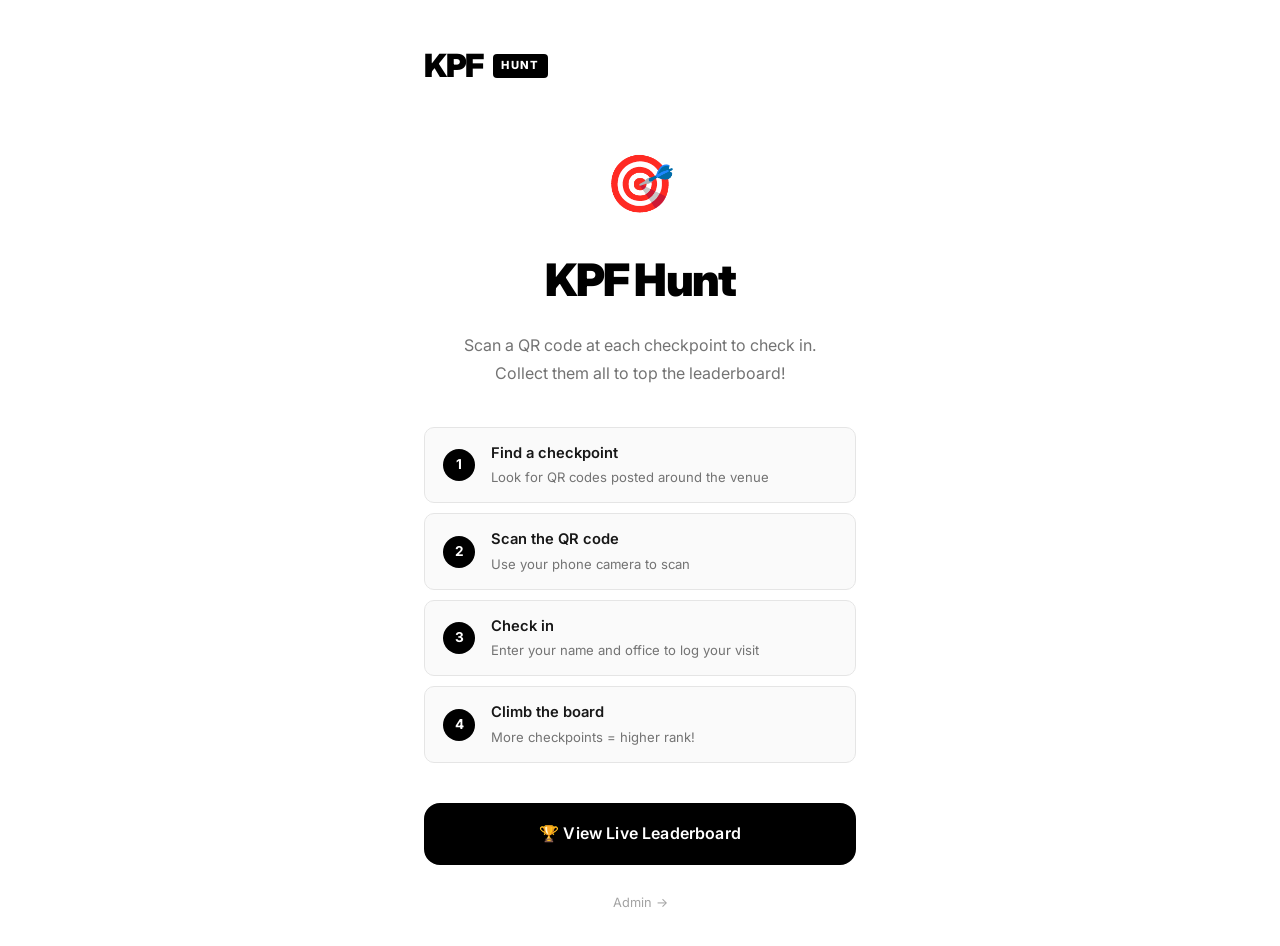
<file: index.html>
<!DOCTYPE html>
<html lang="en">
<head>
  <meta charset="UTF-8" />
  <meta name="viewport" content="width=device-width, initial-scale=1.0" />
  <title>KPF Hunt 🎯</title>
  <link rel="preconnect" href="https://fonts.googleapis.com" />
  <link rel="preconnect" href="https://fonts.gstatic.com" crossorigin />
  <link href="https://fonts.googleapis.com/css2?family=Inter:wght@300;400;500;600;700;800&display=swap" rel="stylesheet" />
  <link rel="stylesheet" href="css/style.css" />
</head>
<body class="index-page">

  <div class="index-container">

    <header class="index-header">
      <div class="kpf-wordmark">KPF</div>
      <div class="hunt-badge">HUNT</div>
    </header>

    <main class="index-main">
      <div class="hero-icon">🎯</div>
      <h1 class="hero-title">KPF Hunt</h1>
      <p class="hero-subtitle">Scan a QR code at each checkpoint to check in.<br>Collect them all to top the leaderboard!</p>

      <div class="how-it-works">
        <div class="step-card">
          <span class="step-num">1</span>
          <div class="step-text">
            <strong>Find a checkpoint</strong>
            <span>Look for QR codes posted around the venue</span>
          </div>
        </div>
        <div class="step-card">
          <span class="step-num">2</span>
          <div class="step-text">
            <strong>Scan the QR code</strong>
            <span>Use your phone camera to scan</span>
          </div>
        </div>
        <div class="step-card">
          <span class="step-num">3</span>
          <div class="step-text">
            <strong>Check in</strong>
            <span>Enter your name and office to log your visit</span>
          </div>
        </div>
        <div class="step-card">
          <span class="step-num">4</span>
          <div class="step-text">
            <strong>Climb the board</strong>
            <span>More checkpoints = higher rank!</span>
          </div>
        </div>
      </div>

      <a href="leaderboard.html" class="btn-primary index-lb-btn">
        🏆 View Live Leaderboard
      </a>
    </main>

    <footer class="index-footer">
      <a href="admin.html" class="admin-link">Admin →</a>
    </footer>

  </div>

</body>
</html>
</file>
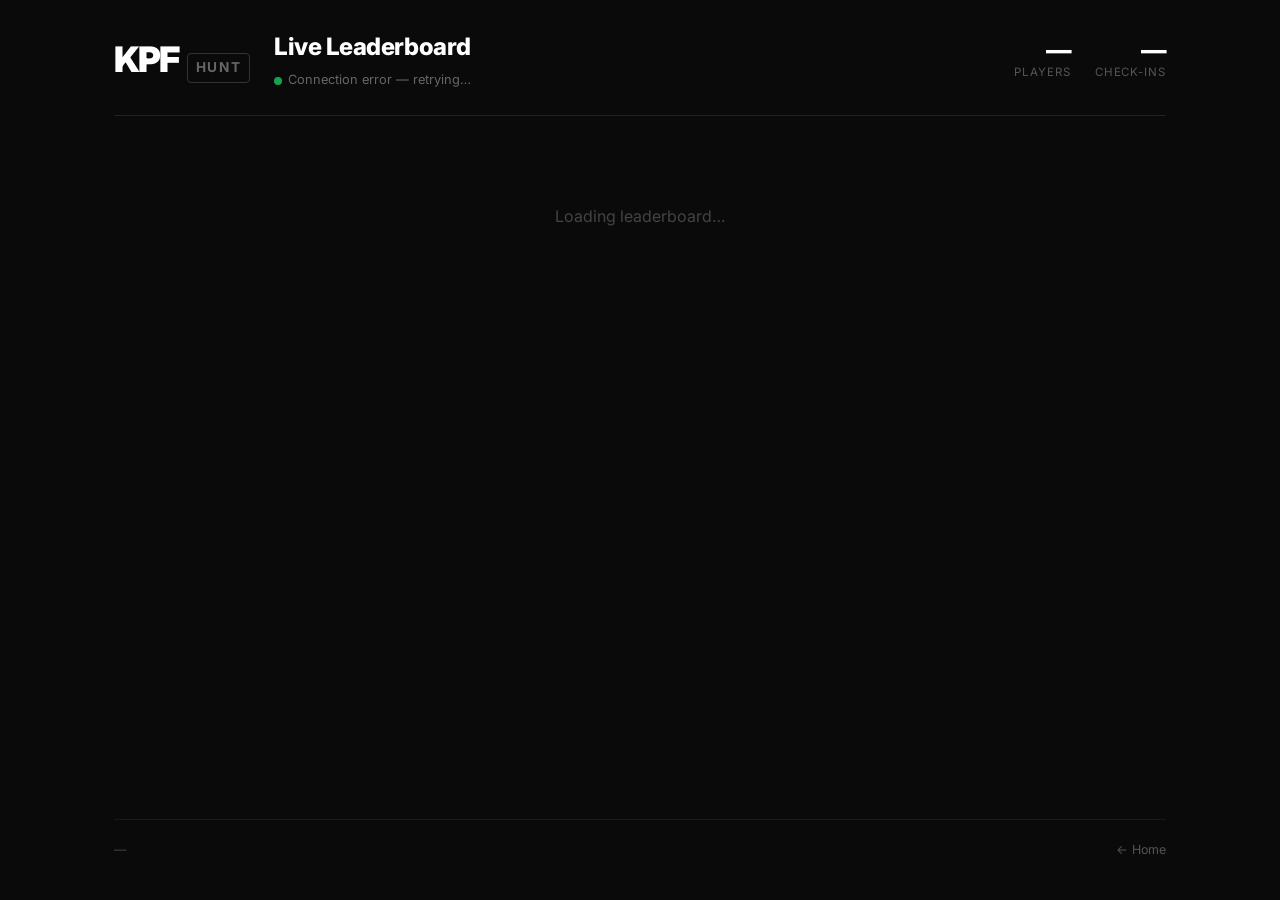
<file: leaderboard.html>
<!DOCTYPE html>
<html lang="en">
<head>
  <meta charset="UTF-8" />
  <meta name="viewport" content="width=device-width, initial-scale=1.0" />
  <title>KPF Hunt — Live Leaderboard</title>
  <link rel="preconnect" href="https://fonts.googleapis.com" />
  <link rel="preconnect" href="https://fonts.gstatic.com" crossorigin />
  <link href="https://fonts.googleapis.com/css2?family=Inter:wght@300;400;500;600;700;800;900&display=swap" rel="stylesheet" />
  <link rel="stylesheet" href="css/style.css" />
</head>
<body class="lb-page">

  <div class="lb-wrap">

    <header class="lb-header">
      <div class="lb-logo">
        <span class="lb-kpf">KPF</span>
        <span class="lb-hunt">Hunt</span>
      </div>
      <div class="lb-title-block">
        <h1 class="lb-title">Live Leaderboard</h1>
        <div class="lb-live-row">
          <span class="lb-live-dot"></span>
          <span class="lb-live-text" id="lbLiveText">Updating…</span>
        </div>
      </div>
      <div class="lb-meta">
        <div class="lb-meta-item">
          <span class="lb-meta-val" id="lbTotalPlayers">—</span>
          <span class="lb-meta-label">Players</span>
        </div>
        <div class="lb-meta-item">
          <span class="lb-meta-val" id="lbTotalCheckins">—</span>
          <span class="lb-meta-label">Check-ins</span>
        </div>
      </div>
    </header>

    <div class="lb-body" id="lbBody">
      <div class="lb-loading">Loading leaderboard…</div>
    </div>

    <footer class="lb-footer">
      <span id="lbLastUpdated">—</span>
      <a href="index.html" class="lb-home-link">← Home</a>
    </footer>

  </div>

  <script src="js/leaderboard.js"></script>
</body>
</html>
</file>
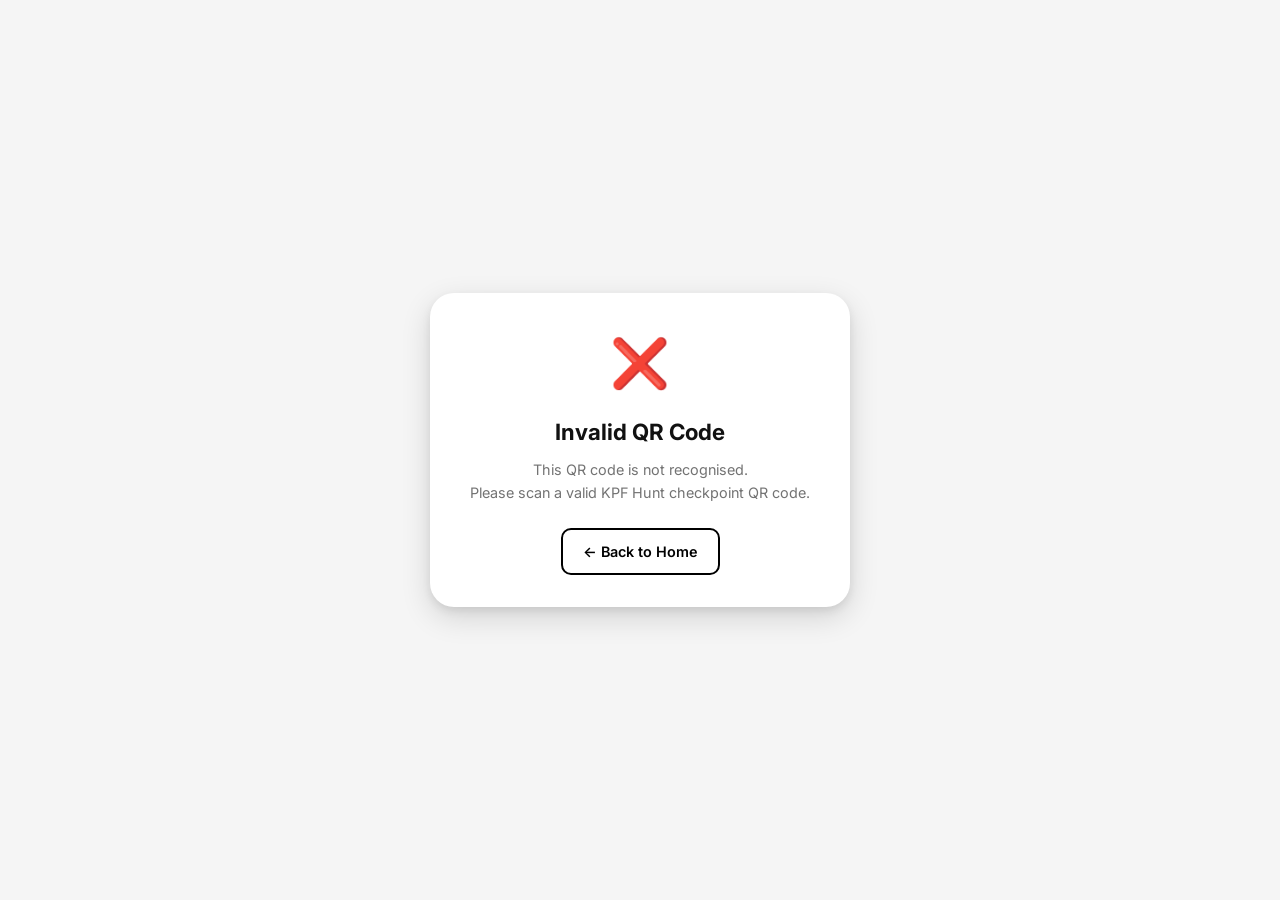
<file: scan.html>
<!DOCTYPE html>
<html lang="en">
<head>
  <meta charset="UTF-8" />
  <meta name="viewport" content="width=device-width, initial-scale=1.0" />
  <title>KPF Hunt — Check In</title>
  <link rel="preconnect" href="https://fonts.googleapis.com" />
  <link rel="preconnect" href="https://fonts.gstatic.com" crossorigin />
  <link href="https://fonts.googleapis.com/css2?family=Inter:wght@300;400;500;600;700;800&display=swap" rel="stylesheet" />
  <link rel="stylesheet" href="css/style.css" />
</head>
<body class="scan-page">

  <div class="scan-container" id="scanContainer">

    <!-- Invalid QR state -->
    <div class="scan-card invalid-card" id="invalidCard" style="display:none;">
      <div class="invalid-icon">❌</div>
      <h2>Invalid QR Code</h2>
      <p>This QR code is not recognised.<br>Please scan a valid KPF Hunt checkpoint QR code.</p>
      <a href="index.html" class="btn-secondary">← Back to Home</a>
    </div>

    <!-- Check-in form -->
    <div class="scan-card form-card" id="formCard" style="display:none;">
      <div class="scan-header">
        <span class="kpf-logo-sm">KPF Hunt</span>
      </div>

      <div class="checkpoint-badge" id="checkpointBadge">
        <span class="cp-pin">📍</span>
        <span class="cp-label" id="cpLabel">Checkpoint —</span>
      </div>

      <form id="checkinForm" novalidate>

        <div class="form-group">
          <label for="nameInput" class="form-label">Your Name</label>
          <input
            type="text"
            id="nameInput"
            class="form-input"
            placeholder="Enter your full name"
            autocomplete="name"
            autocorrect="off"
            spellcheck="false"
            required
          />
        </div>

        <div class="form-group">
          <label for="officeSelect" class="form-label">Your Office</label>
          <select id="officeSelect" class="form-input form-select" required>
            <option value="" disabled selected>Select your office</option>
            <option value="London">London</option>
            <option value="New York">New York</option>
          </select>
        </div>

        <!-- Duplicate warning -->
        <div class="alert-warning" id="dupWarning" style="display:none;">
          ⚠️ You've already checked in at this checkpoint!
        </div>

        <!-- Error message -->
        <div class="alert-error" id="errorMsg" style="display:none;">
          ❌ Check-in failed. Please try again.
        </div>

        <button type="submit" class="btn-primary btn-submit" id="submitBtn">
          <span class="btn-text">Check In ✓</span>
          <span class="btn-spinner" style="display:none;">
            <svg class="spinner-svg" viewBox="0 0 24 24" fill="none">
              <circle cx="12" cy="12" r="10" stroke="currentColor" stroke-width="3" stroke-dasharray="31.4" stroke-dashoffset="10" />
            </svg>
          </span>
        </button>

      </form>
    </div>

    <!-- Success card -->
    <div class="scan-card success-card" id="successCard" style="display:none;">
      <div class="success-check" id="successCheck">✓</div>
      <h2 class="success-title" id="successTitle">Checked in!</h2>
      <p class="success-msg" id="successMsg"></p>
      <p class="success-hint">Keep scanning to climb the leaderboard! 🏆</p>
      <a href="leaderboard.html" class="btn-secondary">View Leaderboard →</a>
    </div>

  </div>

  <script src="js/scan.js"></script>
</body>
</html>
</file>
<file: css/style.css>
/* ═══════════════════════════════════════════════════════════════
   KPF HUNT — style.css  v8
   Sections:
     1. Reset & Base
     2. Typography & Tokens
     3. Shared Components (buttons, forms, alerts, cards)
     4. Index Page
     5. Scan Page
     6. Admin Page (login, sidebar, dashboard)
     7. Leaderboard Page (TV)
     8. Print Page
     9. Animations
    10. Responsive
═══════════════════════════════════════════════════════════════ */

/* ─────────────────────────────────────────────────────────────
   1. RESET & BASE
───────────────────────────────────────────────────────────────*/
*, *::before, *::after { box-sizing: border-box; margin: 0; padding: 0; }

html { font-size: 16px; -webkit-text-size-adjust: 100%; }

body {
  font-family: 'Inter', system-ui, sans-serif;
  background: #f5f5f5;
  color: #111;
  line-height: 1.6;
  min-height: 100vh;
}

a { color: inherit; text-decoration: none; }
img { display: block; max-width: 100%; }
button { cursor: pointer; font-family: inherit; }
input, select, textarea { font-family: inherit; }
ul { list-style: none; }

/* ─────────────────────────────────────────────────────────────
   2. TYPOGRAPHY & TOKENS
───────────────────────────────────────────────────────────────*/
:root {
  --black:   #000000;
  --white:   #ffffff;
  --gray-50: #fafafa;
  --gray-100:#f5f5f5;
  --gray-200:#e5e5e5;
  --gray-300:#d4d4d4;
  --gray-400:#a3a3a3;
  --gray-500:#737373;
  --gray-600:#525252;
  --gray-700:#404040;
  --gray-800:#262626;
  --gray-900:#171717;

  --office-london-bg:  #dbeafe;
  --office-london-text:#1d4ed8;
  --office-ny-bg:      #dcfce7;
  --office-ny-text:    #15803d;

  --radius-sm:  6px;
  --radius-md:  10px;
  --radius-lg:  16px;
  --radius-xl:  24px;

  --shadow-sm:  0 1px 3px rgba(0,0,0,.08), 0 1px 2px rgba(0,0,0,.06);
  --shadow-md:  0 4px 12px rgba(0,0,0,.10), 0 2px 4px rgba(0,0,0,.06);
  --shadow-lg:  0 10px 30px rgba(0,0,0,.14), 0 4px 8px rgba(0,0,0,.08);

  --transition: all 0.2s ease;

  --admin-sidebar-w: 220px;
}

/* ─────────────────────────────────────────────────────────────
   3. SHARED COMPONENTS
───────────────────────────────────────────────────────────────*/

/* Buttons */
.btn-primary {
  display: inline-flex;
  align-items: center;
  justify-content: center;
  gap: 6px;
  background: var(--black);
  color: var(--white);
  border: 2px solid var(--black);
  border-radius: var(--radius-md);
  padding: 12px 24px;
  font-size: 0.95rem;
  font-weight: 600;
  letter-spacing: 0.01em;
  transition: var(--transition);
  white-space: nowrap;
}
.btn-primary:hover { background: var(--gray-800); border-color: var(--gray-800); transform: translateY(-1px); box-shadow: var(--shadow-md); }
.btn-primary:active { transform: translateY(0); box-shadow: none; }

.btn-secondary {
  display: inline-flex;
  align-items: center;
  justify-content: center;
  gap: 6px;
  background: transparent;
  color: var(--black);
  border: 2px solid var(--black);
  border-radius: var(--radius-md);
  padding: 10px 20px;
  font-size: 0.9rem;
  font-weight: 600;
  transition: var(--transition);
}
.btn-secondary:hover { background: var(--black); color: var(--white); }

.btn-ghost {
  display: inline-flex;
  align-items: center;
  justify-content: center;
  gap: 4px;
  background: transparent;
  color: var(--gray-600);
  border: 1.5px solid var(--gray-300);
  border-radius: var(--radius-sm);
  padding: 7px 14px;
  font-size: 0.85rem;
  font-weight: 500;
  transition: var(--transition);
}
.btn-ghost:hover { background: var(--gray-100); color: var(--gray-900); border-color: var(--gray-400); }

.btn-danger {
  display: inline-flex;
  align-items: center;
  justify-content: center;
  gap: 4px;
  background: transparent;
  color: #dc2626;
  border: 1.5px solid #fca5a5;
  border-radius: var(--radius-sm);
  padding: 7px 14px;
  font-size: 0.85rem;
  font-weight: 500;
  transition: var(--transition);
}
.btn-danger:hover { background: #fef2f2; border-color: #dc2626; }

.btn-sm { padding: 6px 12px; font-size: 0.82rem; }

/* Forms */
.form-group { display: flex; flex-direction: column; gap: 6px; }

.form-label {
  font-size: 0.85rem;
  font-weight: 600;
  color: var(--gray-700);
  letter-spacing: 0.02em;
  text-transform: uppercase;
}

.form-input {
  background: var(--white);
  border: 2px solid var(--gray-200);
  border-radius: var(--radius-md);
  padding: 13px 16px;
  font-size: 1rem;
  color: var(--gray-900);
  transition: border-color 0.15s ease, box-shadow 0.15s ease;
  width: 100%;
  appearance: none;
  -webkit-appearance: none;
}
.form-input:focus {
  outline: none;
  border-color: var(--black);
  box-shadow: 0 0 0 3px rgba(0,0,0,0.08);
}
.form-input::placeholder { color: var(--gray-400); }
.form-input.error { border-color: #dc2626; box-shadow: 0 0 0 3px rgba(220,38,38,0.1); }

.form-select { cursor: pointer; background-image: url("data:image/svg+xml,%3Csvg xmlns='http://www.w3.org/2000/svg' width='12' height='12' viewBox='0 0 12 12'%3E%3Cpath fill='%23737373' d='M6 8L1 3h10z'/%3E%3C/svg%3E"); background-repeat: no-repeat; background-position: right 14px center; padding-right: 36px; }

/* Alerts */
.alert-warning {
  background: #fffbeb;
  border: 1.5px solid #f59e0b;
  color: #92400e;
  border-radius: var(--radius-md);
  padding: 12px 16px;
  font-size: 0.9rem;
  font-weight: 500;
  animation: fadeIn 0.2s ease;
}

.alert-error {
  background: #fef2f2;
  border: 1.5px solid #fca5a5;
  color: #991b1b;
  border-radius: var(--radius-md);
  padding: 12px 16px;
  font-size: 0.9rem;
  font-weight: 500;
  animation: fadeIn 0.2s ease;
}

/* KPF wordmark */
.kpf-wordmark {
  font-size: 2rem;
  font-weight: 900;
  letter-spacing: -0.04em;
  color: var(--black);
}
.kpf-wordmark-sm {
  font-size: 1.1rem;
  font-weight: 900;
  letter-spacing: -0.04em;
  color: var(--black);
}

/* Office badges */
.badge-london {
  display: inline-block;
  background: var(--office-london-bg);
  color: var(--office-london-text);
  border-radius: 999px;
  padding: 2px 10px;
  font-size: 0.78rem;
  font-weight: 600;
  white-space: nowrap;
}
.badge-ny {
  display: inline-block;
  background: var(--office-ny-bg);
  color: var(--office-ny-text);
  border-radius: 999px;
  padding: 2px 10px;
  font-size: 0.78rem;
  font-weight: 600;
  white-space: nowrap;
}

/* Empty state */
.empty-state {
  text-align: center;
  color: var(--gray-400);
  padding: 32px;
  font-size: 0.9rem;
}

/* Section note */
.section-note {
  font-size: 0.85rem;
  color: var(--gray-500);
  margin-bottom: 16px;
}
.section-note a { text-decoration: underline; color: var(--black); }


/* ─────────────────────────────────────────────────────────────
   4. INDEX PAGE
───────────────────────────────────────────────────────────────*/
.index-page {
  background: var(--white);
  display: flex;
  align-items: center;
  justify-content: center;
  min-height: 100vh;
}

.index-container {
  width: 100%;
  max-width: 480px;
  margin: 0 auto;
  padding: 40px 24px 32px;
  display: flex;
  flex-direction: column;
  min-height: 100vh;
}

.index-header {
  display: flex;
  align-items: center;
  gap: 10px;
  margin-bottom: 48px;
}

.hunt-badge {
  font-size: 0.7rem;
  font-weight: 800;
  letter-spacing: 0.12em;
  background: var(--black);
  color: var(--white);
  padding: 3px 8px;
  border-radius: 4px;
}

.index-main {
  flex: 1;
  display: flex;
  flex-direction: column;
  align-items: center;
  text-align: center;
  gap: 0;
}

.hero-icon {
  font-size: 3.5rem;
  margin-bottom: 16px;
  animation: popIn 0.5s cubic-bezier(0.34, 1.56, 0.64, 1) both;
}

.hero-title {
  font-size: 2.8rem;
  font-weight: 900;
  letter-spacing: -0.04em;
  color: var(--black);
  margin-bottom: 16px;
  animation: fadeUp 0.4s ease both;
}

.hero-subtitle {
  font-size: 1rem;
  color: var(--gray-500);
  line-height: 1.7;
  margin-bottom: 40px;
  animation: fadeUp 0.4s 0.1s ease both;
}

.how-it-works {
  width: 100%;
  display: flex;
  flex-direction: column;
  gap: 10px;
  margin-bottom: 40px;
  animation: fadeUp 0.4s 0.2s ease both;
}

.step-card {
  display: flex;
  align-items: center;
  gap: 16px;
  background: var(--gray-50);
  border: 1.5px solid var(--gray-200);
  border-radius: var(--radius-md);
  padding: 14px 18px;
  text-align: left;
  transition: var(--transition);
}
.step-card:hover { border-color: var(--gray-400); background: var(--white); }

.step-num {
  width: 32px;
  height: 32px;
  min-width: 32px;
  background: var(--black);
  color: var(--white);
  border-radius: 50%;
  display: flex;
  align-items: center;
  justify-content: center;
  font-size: 0.85rem;
  font-weight: 700;
}

.step-text {
  display: flex;
  flex-direction: column;
  gap: 2px;
}
.step-text strong { font-size: 0.92rem; font-weight: 600; color: var(--gray-900); }
.step-text span   { font-size: 0.82rem; color: var(--gray-500); }

.index-lb-btn {
  width: 100%;
  padding: 16px 24px;
  font-size: 1rem;
  border-radius: var(--radius-lg);
  animation: fadeUp 0.4s 0.3s ease both;
}

.index-footer {
  padding-top: 24px;
  text-align: center;
}
.admin-link {
  font-size: 0.8rem;
  color: var(--gray-400);
  transition: color 0.15s;
}
.admin-link:hover { color: var(--gray-700); }


/* ─────────────────────────────────────────────────────────────
   5. SCAN PAGE
───────────────────────────────────────────────────────────────*/
.scan-page {
  background: var(--gray-100);
  min-height: 100vh;
  display: flex;
  align-items: center;
  justify-content: center;
  padding: 24px 16px;
}

.scan-container {
  width: 100%;
  max-width: 420px;
  margin: 0 auto;
}

.scan-card {
  background: var(--white);
  border-radius: var(--radius-xl);
  box-shadow: var(--shadow-lg);
  padding: 32px 28px;
  animation: fadeUp 0.35s ease both;
}

/* Invalid card */
.invalid-card {
  text-align: center;
}
.invalid-icon { font-size: 3rem; margin-bottom: 12px; }
.invalid-card h2 { font-size: 1.4rem; font-weight: 700; margin-bottom: 8px; }
.invalid-card p  { color: var(--gray-500); font-size: 0.9rem; margin-bottom: 24px; line-height: 1.6; }

/* Form card */
.scan-header {
  display: flex;
  align-items: center;
  justify-content: space-between;
  margin-bottom: 24px;
}

.checkpoint-badge {
  display: flex;
  align-items: center;
  gap: 10px;
  background: var(--black);
  color: var(--white);
  border-radius: var(--radius-lg);
  padding: 14px 20px;
  margin-bottom: 28px;
}
.cp-pin { font-size: 1.4rem; }
.cp-label { font-size: 1.25rem; font-weight: 800; letter-spacing: -0.02em; }

#checkinForm {
  display: flex;
  flex-direction: column;
  gap: 18px;
}

.btn-submit {
  width: 100%;
  padding: 15px;
  font-size: 1rem;
  border-radius: var(--radius-md);
  margin-top: 4px;
  position: relative;
}
.btn-submit:disabled { opacity: 0.7; cursor: not-allowed; transform: none; box-shadow: none; }

/* Spinner */
.spinner-svg {
  width: 20px;
  height: 20px;
  animation: spin 0.7s linear infinite;
  vertical-align: middle;
}

/* Success card */
.success-card {
  text-align: center;
  padding: 40px 28px;
}

.success-check {
  width: 80px;
  height: 80px;
  background: #16a34a;
  color: var(--white);
  border-radius: 50%;
  display: flex;
  align-items: center;
  justify-content: center;
  font-size: 2.2rem;
  font-weight: 700;
  margin: 0 auto 20px;
  animation: popIn 0.5s cubic-bezier(0.34, 1.56, 0.64, 1) both;
}

.success-title {
  font-size: 1.5rem;
  font-weight: 800;
  margin-bottom: 8px;
  color: var(--gray-900);
}
.success-msg {
  font-size: 1rem;
  color: var(--gray-600);
  margin-bottom: 6px;
}
.success-hint {
  font-size: 0.85rem;
  color: var(--gray-400);
  margin-bottom: 24px;
}

/* Shake animation for errors */
.shake { animation: shake 0.4s ease both; }


/* ─────────────────────────────────────────────────────────────
   6. ADMIN PAGE
───────────────────────────────────────────────────────────────*/

/* Login overlay */
.login-overlay {
  position: fixed;
  inset: 0;
  background: var(--gray-100);
  display: flex;
  align-items: center;
  justify-content: center;
  z-index: 1000;
  padding: 24px;
}

.login-card {
  background: var(--white);
  border-radius: var(--radius-xl);
  box-shadow: var(--shadow-lg);
  padding: 40px 36px;
  width: 100%;
  max-width: 380px;
  text-align: center;
  animation: fadeUp 0.35s ease both;
}
.login-card .kpf-wordmark { margin-bottom: 4px; }
.login-title { font-size: 1.3rem; font-weight: 700; margin-bottom: 4px; }
.login-sub   { font-size: 0.85rem; color: var(--gray-500); margin-bottom: 24px; }
.login-card .form-group { text-align: left; margin-bottom: 16px; }
.login-card .alert-error { margin-bottom: 14px; text-align: left; }

/* Admin layout */
.admin-wrap {
  display: flex;
  min-height: 100vh;
  background: var(--gray-100);
}

/* Sidebar */
.admin-sidebar {
  width: var(--admin-sidebar-w);
  min-width: var(--admin-sidebar-w);
  background: var(--white);
  border-right: 1.5px solid var(--gray-200);
  display: flex;
  flex-direction: column;
  position: fixed;
  top: 0;
  left: 0;
  height: 100vh;
  z-index: 200;
  transition: transform 0.25s ease;
}

.sidebar-logo {
  display: flex;
  align-items: baseline;
  gap: 6px;
  padding: 24px 20px 20px;
  border-bottom: 1.5px solid var(--gray-100);
}
.sidebar-hunt {
  font-size: 0.75rem;
  font-weight: 700;
  letter-spacing: 0.1em;
  color: var(--gray-500);
  text-transform: uppercase;
}

.sidebar-nav {
  flex: 1;
  padding: 16px 12px;
  display: flex;
  flex-direction: column;
  gap: 4px;
}

.snav-link {
  display: flex;
  align-items: center;
  gap: 8px;
  padding: 10px 12px;
  border-radius: var(--radius-sm);
  font-size: 0.88rem;
  font-weight: 500;
  color: var(--gray-600);
  transition: var(--transition);
}
.snav-link:hover { background: var(--gray-100); color: var(--gray-900); }
.snav-link.active { background: var(--black); color: var(--white); font-weight: 600; }

.sidebar-footer {
  padding: 16px 12px;
  border-top: 1.5px solid var(--gray-100);
}
.sidebar-logout {
  width: 100%;
  justify-content: center;
  font-size: 0.82rem;
}

/* Main content */
.admin-main {
  flex: 1;
  margin-left: var(--admin-sidebar-w);
  display: flex;
  flex-direction: column;
  min-height: 100vh;
  overflow-x: hidden;
}

/* Top bar */
.admin-topbar {
  background: var(--white);
  border-bottom: 1.5px solid var(--gray-200);
  padding: 14px 24px;
  display: flex;
  align-items: center;
  justify-content: space-between;
  gap: 16px;
  position: sticky;
  top: 0;
  z-index: 100;
}

.topbar-left {
  display: flex;
  align-items: center;
  gap: 12px;
}

.sidebar-toggle {
  display: none;
  background: none;
  border: none;
  font-size: 1.2rem;
  color: var(--gray-700);
  padding: 4px;
}

.topbar-title {
  font-size: 1rem;
  font-weight: 700;
  color: var(--gray-900);
  white-space: nowrap;
}

.topbar-right {
  display: flex;
  align-items: center;
  gap: 12px;
  flex-shrink: 0;
}

/* Live dot */
.live-dot, .lb-live-dot {
  width: 8px;
  height: 8px;
  min-width: 8px;
  background: #16a34a;
  border-radius: 50%;
  display: inline-block;
  animation: pulse-dot 2s ease infinite;
}

.refresh-countdown {
  font-size: 0.8rem;
  color: var(--gray-500);
  white-space: nowrap;
}

/* Sections */
.admin-section {
  display: none;
  padding: 24px;
  flex-direction: column;
  gap: 20px;
  flex: 1;
}
.admin-section.active { display: flex; }

/* Stats row */
.stats-row {
  display: grid;
  grid-template-columns: repeat(4, 1fr);
  gap: 16px;
}

.stat-card {
  background: var(--white);
  border-radius: var(--radius-lg);
  padding: 20px 20px;
  box-shadow: var(--shadow-sm);
  border: 1.5px solid var(--gray-200);
  transition: var(--transition);
}
.stat-card:hover { box-shadow: var(--shadow-md); transform: translateY(-2px); }

.stat-value {
  font-size: 2.2rem;
  font-weight: 800;
  letter-spacing: -0.04em;
  color: var(--black);
  line-height: 1;
  margin-bottom: 6px;
}
.stat-time { font-size: 1.1rem; letter-spacing: 0; }
.stat-label { font-size: 0.78rem; color: var(--gray-500); font-weight: 500; text-transform: uppercase; letter-spacing: 0.05em; }

/* Admin cards */
.admin-card {
  background: var(--white);
  border-radius: var(--radius-lg);
  box-shadow: var(--shadow-sm);
  border: 1.5px solid var(--gray-200);
  padding: 24px;
  display: flex;
  flex-direction: column;
  gap: 16px;
}

.card-header {
  display: flex;
  align-items: center;
  justify-content: space-between;
  gap: 12px;
}
.card-title { font-size: 1rem; font-weight: 700; color: var(--gray-900); }
.card-actions { display: flex; align-items: center; gap: 8px; }

/* Top 10 list */
.top10-list {
  display: flex;
  flex-direction: column;
  gap: 8px;
}

.top10-row {
  display: flex;
  align-items: center;
  gap: 12px;
  padding: 10px 14px;
  border-radius: var(--radius-md);
  background: var(--gray-50);
  border: 1.5px solid var(--gray-100);
  transition: var(--transition);
}
.top10-row:hover { background: var(--white); border-color: var(--gray-200); }

.top10-rank {
  width: 28px;
  text-align: center;
  font-size: 0.9rem;
  font-weight: 700;
  color: var(--gray-500);
  flex-shrink: 0;
}
.top10-rank.gold   { color: #d97706; }
.top10-rank.silver { color: #6b7280; }
.top10-rank.bronze { color: #92400e; }

.top10-name {
  flex: 1;
  font-size: 0.92rem;
  font-weight: 600;
  color: var(--gray-900);
  white-space: nowrap;
  overflow: hidden;
  text-overflow: ellipsis;
}

.top10-count {
  font-size: 0.85rem;
  font-weight: 600;
  color: var(--gray-600);
  white-space: nowrap;
}

/* Filters bar */
.filters-bar {
  display: flex;
  align-items: center;
  gap: 10px;
  flex-wrap: wrap;
}

.filter-input {
  flex: 1;
  min-width: 180px;
  background: var(--gray-50);
  border: 1.5px solid var(--gray-200);
  border-radius: var(--radius-md);
  padding: 8px 14px;
  font-size: 0.88rem;
  color: var(--gray-900);
  transition: border-color 0.15s;
}
.filter-input:focus { outline: none; border-color: var(--black); }
.filter-input::placeholder { color: var(--gray-400); }

.filter-select {
  background: var(--gray-50);
  border: 1.5px solid var(--gray-200);
  border-radius: var(--radius-md);
  padding: 8px 32px 8px 12px;
  font-size: 0.88rem;
  color: var(--gray-900);
  cursor: pointer;
  appearance: none;
  -webkit-appearance: none;
  background-image: url("data:image/svg+xml,%3Csvg xmlns='http://www.w3.org/2000/svg' width='10' height='10' viewBox='0 0 10 10'%3E%3Cpath fill='%23737373' d='M5 7L0 2h10z'/%3E%3C/svg%3E");
  background-repeat: no-repeat;
  background-position: right 10px center;
  transition: border-color 0.15s;
}
.filter-select:focus { outline: none; border-color: var(--black); }

/* Table */
.table-wrap {
  overflow-x: auto;
  border-radius: var(--radius-md);
  border: 1.5px solid var(--gray-200);
}

.data-table {
  width: 100%;
  border-collapse: collapse;
  font-size: 0.875rem;
}

.data-table thead tr {
  background: var(--gray-50);
  border-bottom: 2px solid var(--gray-200);
}

.data-table th {
  padding: 10px 14px;
  text-align: left;
  font-size: 0.78rem;
  font-weight: 700;
  color: var(--gray-500);
  text-transform: uppercase;
  letter-spacing: 0.06em;
  white-space: nowrap;
  user-select: none;
}

.data-table th.sortable { cursor: pointer; }
.data-table th.sortable:hover { color: var(--black); }
.data-table th.sort-asc::after  { content: ' ↑'; color: var(--black); }
.data-table th.sort-desc::after { content: ' ↓'; color: var(--black); }

.data-table td {
  padding: 10px 14px;
  border-bottom: 1px solid var(--gray-100);
  font-family: 'JetBrains Mono', 'Courier New', monospace;
  font-size: 0.82rem;
  color: var(--gray-700);
  white-space: nowrap;
}

.data-table tbody tr:last-child td { border-bottom: none; }
.data-table tbody tr:hover { background: var(--gray-50); }

/* Office row tints */
.data-table tbody tr.row-london { background: #f0f7ff; }
.data-table tbody tr.row-london:hover { background: #e3f2fd; }
.data-table tbody tr.row-ny     { background: #f0fdf4; }
.data-table tbody tr.row-ny:hover     { background: #dcfce7; }

.table-footer {
  font-size: 0.78rem;
  color: var(--gray-400);
  padding-top: 8px;
  text-align: right;
}

/* Leaderboard table progress bar */
.lb-progress-bar {
  width: 100%;
  max-width: 120px;
  height: 6px;
  background: var(--gray-200);
  border-radius: 999px;
  overflow: hidden;
}
.lb-progress-fill {
  height: 100%;
  background: var(--black);
  border-radius: 999px;
  transition: width 0.4s ease;
}

/* QR generator */
.qr-generator {
  display: flex;
  flex-direction: column;
  gap: 12px;
}

.qr-gen-row {
  display: flex;
  gap: 10px;
  align-items: center;
}

.qr-num-input {
  width: 100px;
  padding: 10px 14px;
  font-size: 1rem;
}

.qr-preview {
  display: flex;
  flex-direction: column;
  align-items: flex-start;
  gap: 10px;
  padding: 16px;
  background: var(--gray-50);
  border-radius: var(--radius-md);
  border: 1.5px solid var(--gray-200);
  min-height: 60px;
}

.qr-img {
  border-radius: var(--radius-sm);
  box-shadow: var(--shadow-sm);
  width: 200px;
  height: 200px;
}

.qr-url-row {
  display: flex;
  align-items: center;
  gap: 10px;
  flex-wrap: wrap;
}

.qr-url-text {
  font-family: 'JetBrains Mono', monospace;
  font-size: 0.78rem;
  color: var(--gray-600);
  word-break: break-all;
}

.qr-label {
  font-size: 0.85rem;
  font-weight: 600;
  color: var(--gray-700);
}

/* QR mini grid (quick preview) */
.qr-mini-grid {
  display: grid;
  grid-template-columns: repeat(auto-fill, minmax(100px, 1fr));
  gap: 12px;
}

.qr-mini-cell {
  display: flex;
  flex-direction: column;
  align-items: center;
  gap: 6px;
  padding: 10px 6px;
  border: 1.5px solid var(--gray-200);
  border-radius: var(--radius-md);
  background: var(--gray-50);
  cursor: pointer;
  transition: var(--transition);
}
.qr-mini-cell:hover { border-color: var(--black); background: var(--white); }
.qr-mini-cell img { width: 80px; height: 80px; border-radius: 4px; }
.qr-mini-cell span { font-size: 0.72rem; font-weight: 600; color: var(--gray-600); text-align: center; }


/* ─────────────────────────────────────────────────────────────
   7. LEADERBOARD PAGE (TV)
───────────────────────────────────────────────────────────────*/
.lb-page {
  background: #0a0a0a;
  color: var(--white);
  min-height: 100vh;
  font-family: 'Inter', sans-serif;
}

.lb-wrap {
  max-width: 1100px;
  margin: 0 auto;
  padding: 0 24px 40px;
  display: flex;
  flex-direction: column;
  min-height: 100vh;
}

.lb-header {
  display: flex;
  align-items: center;
  gap: 24px;
  padding: 28px 0 24px;
  border-bottom: 1px solid #222;
  margin-bottom: 28px;
  flex-wrap: wrap;
}

.lb-logo {
  display: flex;
  align-items: baseline;
  gap: 8px;
  flex-shrink: 0;
}
.lb-kpf {
  font-size: 2.2rem;
  font-weight: 900;
  letter-spacing: -0.05em;
  color: var(--white);
}
.lb-hunt {
  font-size: 0.85rem;
  font-weight: 700;
  letter-spacing: 0.12em;
  text-transform: uppercase;
  color: #666;
  padding: 3px 8px;
  border: 1.5px solid #333;
  border-radius: 4px;
}

.lb-title-block {
  flex: 1;
}
.lb-title {
  font-size: 1.5rem;
  font-weight: 800;
  letter-spacing: -0.02em;
  color: var(--white);
  margin-bottom: 4px;
}
.lb-live-row {
  display: flex;
  align-items: center;
  gap: 6px;
}
.lb-live-text {
  font-size: 0.8rem;
  color: #666;
}

.lb-meta {
  display: flex;
  gap: 24px;
  flex-shrink: 0;
}
.lb-meta-item {
  display: flex;
  flex-direction: column;
  align-items: flex-end;
}
.lb-meta-val {
  font-size: 1.6rem;
  font-weight: 800;
  letter-spacing: -0.04em;
  color: var(--white);
  line-height: 1;
}
.lb-meta-label {
  font-size: 0.72rem;
  color: #555;
  text-transform: uppercase;
  letter-spacing: 0.08em;
}

.lb-body {
  flex: 1;
  display: flex;
  flex-direction: column;
  gap: 6px;
}

.lb-loading {
  text-align: center;
  color: #444;
  padding: 60px;
  font-size: 1rem;
}

/* Leaderboard rows */
.lb-row {
  display: flex;
  align-items: center;
  gap: 16px;
  padding: 14px 20px;
  border-radius: var(--radius-md);
  background: #111;
  border: 1px solid #1e1e1e;
  transition: all 0.3s ease;
  animation: fadeIn 0.3s ease both;
}
.lb-row:hover { background: #161616; border-color: #2a2a2a; }

/* Top 3 special */
.lb-row.rank-1 { background: #1a1500; border-color: #d97706; padding: 18px 20px; }
.lb-row.rank-2 { background: #131313; border-color: #6b7280; padding: 16px 20px; }
.lb-row.rank-3 { background: #130d07; border-color: #78350f; padding: 15px 20px; }

.lb-rank {
  font-size: 1rem;
  font-weight: 800;
  color: #444;
  width: 36px;
  text-align: center;
  flex-shrink: 0;
}
.lb-row.rank-1 .lb-rank { font-size: 1.5rem; color: #d97706; }
.lb-row.rank-2 .lb-rank { font-size: 1.3rem; color: #9ca3af; }
.lb-row.rank-3 .lb-rank { font-size: 1.2rem; color: #92400e; }

.lb-name {
  flex: 1;
  font-size: 1rem;
  font-weight: 600;
  color: #e5e5e5;
  white-space: nowrap;
  overflow: hidden;
  text-overflow: ellipsis;
}
.lb-row.rank-1 .lb-name { font-size: 1.2rem; font-weight: 700; color: var(--white); }
.lb-row.rank-2 .lb-name { font-size: 1.1rem; color: var(--white); }
.lb-row.rank-3 .lb-name { font-size: 1.05rem; color: #e5e5e5; }

.lb-office {
  flex-shrink: 0;
}

.lb-cp-count {
  font-size: 0.9rem;
  font-weight: 700;
  color: #999;
  white-space: nowrap;
  flex-shrink: 0;
  min-width: 60px;
  text-align: right;
}
.lb-row.rank-1 .lb-cp-count { font-size: 1.1rem; color: #d97706; }
.lb-row.rank-2 .lb-cp-count { font-size: 1rem; color: #9ca3af; }
.lb-row.rank-3 .lb-cp-count { color: #92400e; }

.lb-bar-wrap {
  width: 160px;
  flex-shrink: 0;
}
.lb-bar-bg {
  width: 100%;
  height: 5px;
  background: #222;
  border-radius: 999px;
  overflow: hidden;
}
.lb-bar-fill {
  height: 100%;
  border-radius: 999px;
  background: #444;
  transition: width 0.6s ease;
}
.lb-row.rank-1 .lb-bar-fill { background: #d97706; }
.lb-row.rank-2 .lb-bar-fill { background: #6b7280; }
.lb-row.rank-3 .lb-bar-fill { background: #78350f; }

.lb-footer {
  display: flex;
  align-items: center;
  justify-content: space-between;
  padding-top: 20px;
  border-top: 1px solid #1a1a1a;
  font-size: 0.78rem;
  color: #444;
}
.lb-home-link { color: #555; transition: color 0.15s; }
.lb-home-link:hover { color: #999; }


/* ─────────────────────────────────────────────────────────────
   8. PRINT PAGE
───────────────────────────────────────────────────────────────*/
.print-page {
  background: var(--white);
  min-height: 100vh;
}

.print-controls {
  background: var(--white);
  border-bottom: 1.5px solid var(--gray-200);
  padding: 14px 24px;
  position: sticky;
  top: 0;
  z-index: 10;
}

.print-ctrl-inner {
  display: flex;
  align-items: center;
  gap: 12px;
  max-width: 1200px;
  margin: 0 auto;
}
.print-ctrl-title {
  font-size: 0.9rem;
  color: var(--gray-500);
  flex: 1;
}

.print-doc {
  max-width: 1200px;
  margin: 0 auto;
  padding: 32px 24px;
}

.print-doc-header {
  text-align: center;
  margin-bottom: 32px;
}
.print-doc-title {
  font-size: 1.5rem;
  font-weight: 800;
  color: var(--black);
  margin-bottom: 6px;
}
.print-doc-sub {
  font-size: 0.9rem;
  color: var(--gray-500);
}

.qr-print-grid {
  display: grid;
  grid-template-columns: repeat(5, 1fr);
  gap: 16px;
}

.qr-print-cell {
  display: flex;
  flex-direction: column;
  align-items: center;
  gap: 6px;
  padding: 12px 8px;
  border: 1.5px solid var(--gray-200);
  border-radius: var(--radius-md);
  page-break-inside: avoid;
  break-inside: avoid;
}

.qr-print-img {
  width: 150px;
  height: 150px;
}

.qr-print-label {
  font-size: 0.85rem;
  font-weight: 700;
  color: var(--black);
  text-align: center;
}

.qr-print-url {
  font-size: 0.6rem;
  color: var(--gray-400);
  text-align: center;
  word-break: break-all;
  font-family: 'JetBrains Mono', monospace;
}

@media print {
  .no-print { display: none !important; }
  body { background: white; }
  .print-doc { padding: 0; }
  .qr-print-grid { gap: 8px; }
  .qr-print-cell { border-color: #ccc; }
}


/* ─────────────────────────────────────────────────────────────
   9. ANIMATIONS
───────────────────────────────────────────────────────────────*/
@keyframes fadeUp {
  from { opacity: 0; transform: translateY(16px); }
  to   { opacity: 1; transform: translateY(0); }
}

@keyframes fadeIn {
  from { opacity: 0; }
  to   { opacity: 1; }
}

@keyframes popIn {
  0%   { opacity: 0; transform: scale(0.4); }
  70%  { transform: scale(1.1); }
  100% { opacity: 1; transform: scale(1); }
}

@keyframes shake {
  0%, 100% { transform: translateX(0); }
  20%       { transform: translateX(-8px); }
  40%       { transform: translateX(8px); }
  60%       { transform: translateX(-5px); }
  80%       { transform: translateX(5px); }
}

@keyframes spin {
  from { transform: rotate(0deg); }
  to   { transform: rotate(360deg); }
}

@keyframes pulse-dot {
  0%, 100% { opacity: 1; transform: scale(1); }
  50%       { opacity: 0.6; transform: scale(1.3); }
}


/* ─────────────────────────────────────────────────────────────
   10. RESPONSIVE
───────────────────────────────────────────────────────────────*/

/* Admin: collapse sidebar on small screens */
@media (max-width: 900px) {
  .admin-sidebar {
    transform: translateX(calc(-1 * var(--admin-sidebar-w)));
  }
  .admin-sidebar.open {
    transform: translateX(0);
    box-shadow: var(--shadow-lg);
  }
  .admin-main { margin-left: 0; }
  .sidebar-toggle { display: block; }

  .stats-row { grid-template-columns: repeat(2, 1fr); }
}

@media (max-width: 600px) {
  .stats-row { grid-template-columns: 1fr 1fr; }
  .admin-section { padding: 16px; }
  .admin-card { padding: 16px; }
  .topbar-title { font-size: 0.85rem; }
  .refresh-countdown { display: none; }

  /* Leaderboard */
  .lb-bar-wrap { display: none; }
  .lb-header { gap: 12px; }
  .lb-meta { gap: 16px; }
  .lb-meta-val { font-size: 1.2rem; }

  /* Print grid */
  .qr-print-grid { grid-template-columns: repeat(3, 1fr); }

  /* Scan */
  .scan-card { padding: 24px 20px; border-radius: var(--radius-lg); }
}

@media (max-width: 400px) {
  .stats-row { grid-template-columns: 1fr; }
  .qr-print-grid { grid-template-columns: repeat(2, 1fr); }
}
</file>
